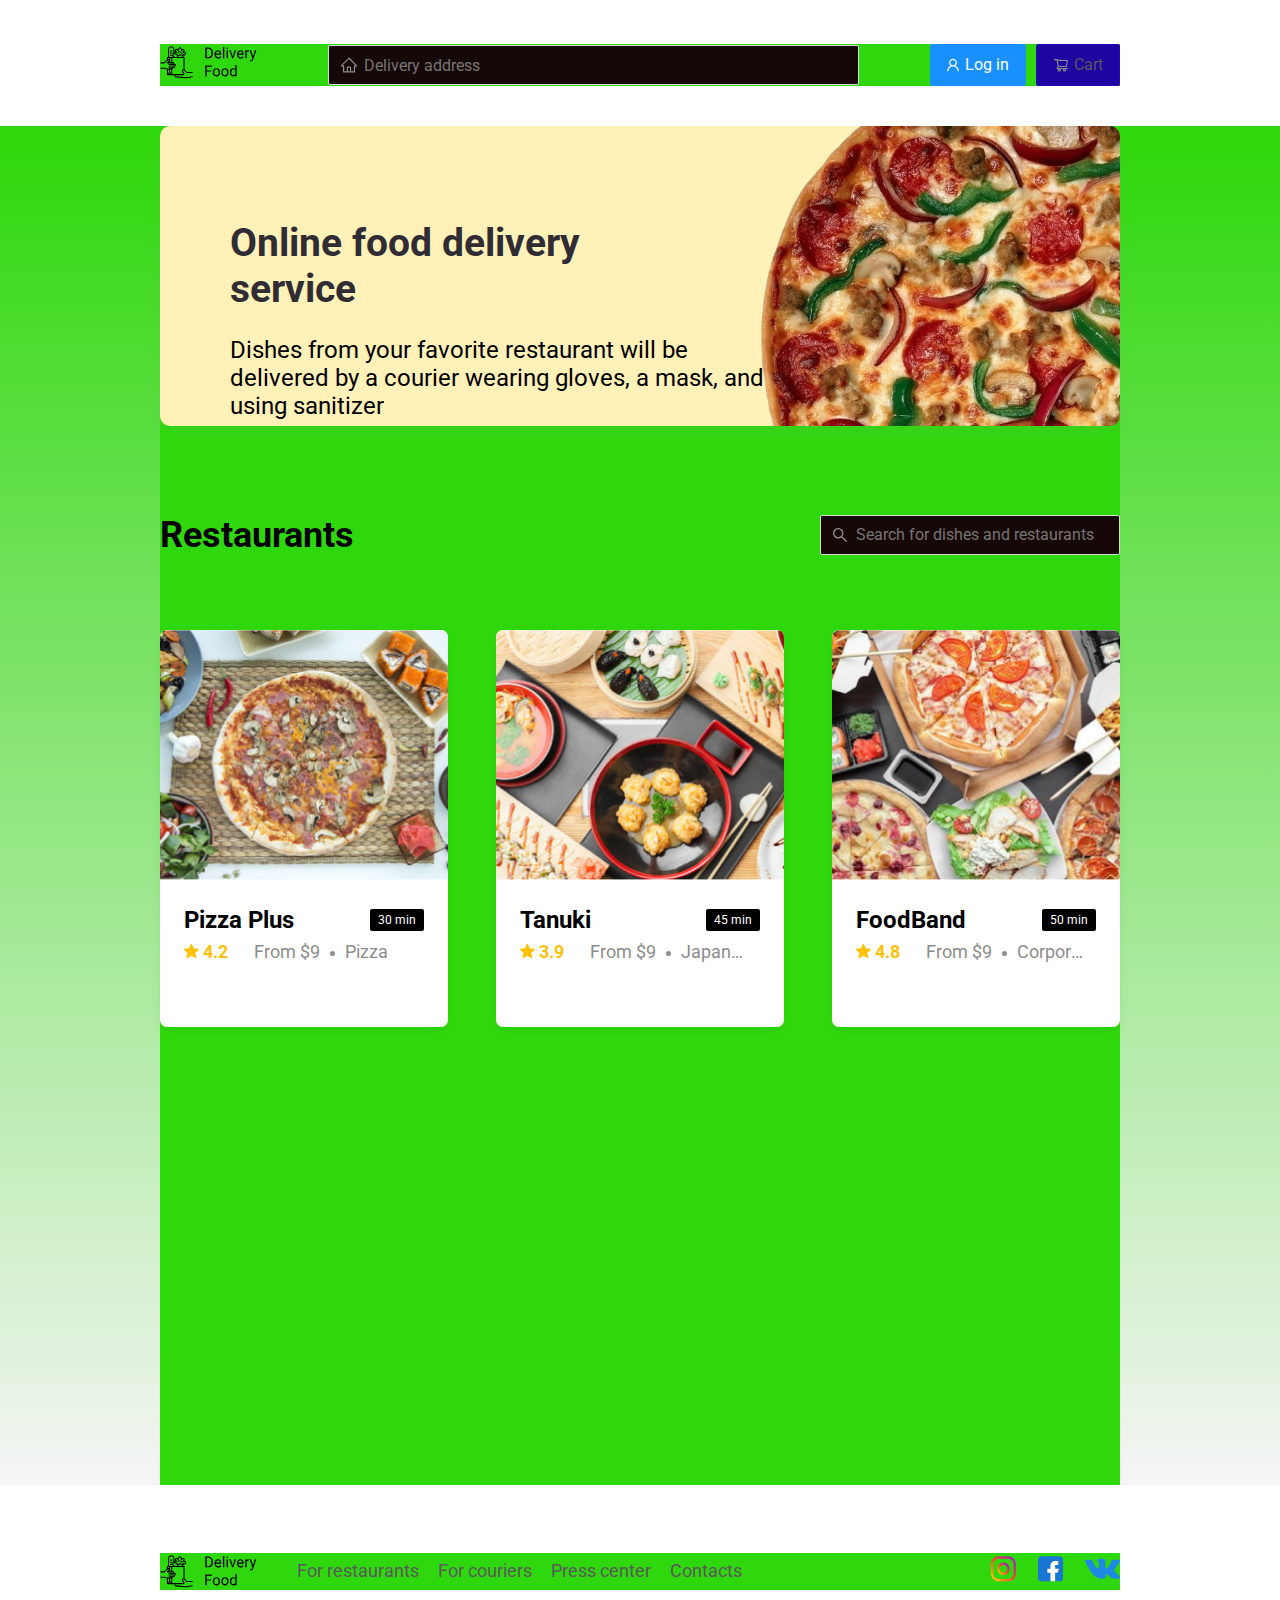
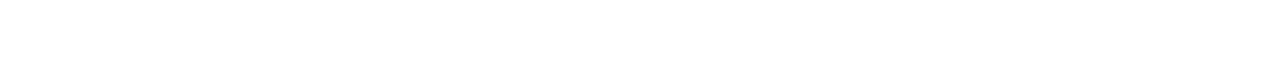
<file: index.html>
<!DOCTYPE html>
<html lang="en">

<head>
    <meta charset="UTF-8">
    <meta name="viewport" content="width=device-width, initial-scale=1.0">
    <title>Delivery Food - food delivery to your home</title>
    <link rel="stylesheet" href="normalize.css">
    <link rel="stylesheet" href="animate.css">
    <link rel="stylesheet" href="style.css">
    <link href="https://fonts.googleapis.com/css?family=Roboto:400,700&display=swap" rel="stylesheet">
</head>

<body>
    <div class="container">

        <!-- Header -->
        <header class="header">
            <!-- Logo -->
            <a href="index.html" class="logo wow fadeInRight" data-wow-delay="0.6s">
                <img src="img/logo.svg" alt="Logo">
            </a>

            <input type="text" class="input input-adress" placeholder="Delivery address">

            <!-- Buttons -->
            <div class="buttons">
                <button class="button button-primary">
                    <img src="img/user.svg" alt="user" class="button-icon">
                    <span class="button-text">Log in</span>
                </button>

                <button class="button" id="cart-button" onclick="toggleModal">
                    <img src="img/shopping-cart.svg" alt="shopping" class="button-icon">
                    <span class="button-text">Cart</span>
                </button>
            </div>
        </header>
    </div>
    <!-- /.container -->

    <main class="main">
        <div class="container">

            <section class="promo">
                <h1 class="promo-title">
                    Online food delivery<br>service
                </h1>
                <p class="promo-text">
                    Dishes from your favorite restaurant will be delivered by a courier wearing gloves, a mask, and using sanitizer
                </p>
            </section>

            <section class="restaurants">
                <div class="section-heading">
                    <h2 class="section-title">Restaurants</h2>
                    <input type="text" class="input input-search" placeholder="Search for dishes and restaurants">
                </div>

                <div class="cards">

                    <div class="card wow fadeInUp" data-wow-delay="0.2s">
                        <a href="PizzaBurger.html">
                            <img src="img/image1.jpg" alt="" class="card-image">
                        </a>
                        <div class="card-text">
                            <div class="card-heading">
                                <h3 class="card-title">Pizza Plus</h3>
                                <span class="card-tag tag">30 min</span>
                            </div>
                            <div class="card-info">
                                <div class="rating"><img src="img/star.png" alt=""> 4.2</div>
                                <div class="price">From $9</div>
                                <div class="category">Pizza</div>
                            </div>
                        </div>
                    </div>

                    <div class="card wow fadeInUp" data-wow-delay="0.4s">
                        <a href="PizzaBurger.html">
                            <img src="img/image2.jpg" alt="" class="card-image">
                        </a>
                        <div class="card-text">
                            <div class="card-heading">
                                <h3 class="card-title">Tanuki</h3>
                                <span class="card-tag tag">45 min</span>
                            </div>
                            <div class="card-info">
                                <div class="rating"><img src="img/star.png" alt=""> 3.9</div>
                                <div class="price">From $9</div>
                                <div class="category">Japanese cuisine</div>
                            </div>
                        </div>
                    </div>

                    <div class="card wow fadeInUp" data-wow-delay="0.6s">
                        <a href="PizzaBurger.html">
                            <img src="img/image3.jpg" alt="" class="card-image">
                        </a>
                        <div class="card-text">
                            <div class="card-heading">
                                <h3 class="card-title">FoodBand</h3>
                                <span class="card-tag tag">50 min</span>
                            </div>
                            <div class="card-info">
                                <div class="rating"><img src="img/star.png" alt=""> 4.8</div>
                                <div class="price">From $9</div>
                                <div class="category">Corporate meals</div>
                            </div>
                        </div>
                    </div>

                    <div class="card wow fadeInUp" data-wow-delay="0.2s">
                        <a href="PizzaBurger.html">
                            <img src="img/image4.jpg" alt="" class="card-image">
                        </a>
                        <div class="card-text">
                            <div class="card-heading">
                                <h3 class="card-title">Greedy Sushi</h3>
                                <span class="card-tag tag">36 min</span>
                            </div>
                            <div class="card-info">
                                <div class="rating"><img src="img/star.png" alt=""> 4.3</div>
                                <div class="price">From $9</div>
                                <div class="category">Sushi</div>
                            </div>
                        </div>
                    </div>

                    <div class="card wow fadeInUp" data-wow-delay="0.4s">
                        <a href="PizzaBurger.html">
                            <img src="img/image5.jpg" alt="" class="card-image">
                        </a>
                        <div class="card-text">
                            <div class="card-heading">
                                <h3 class="card-title">Food Point</h3>
                                <span class="card-tag tag">40 min</span>
                            </div>
                            <div class="card-info">
                                <div class="rating"><img src="img/star.png" alt=""> 4.6</div>
                                <div class="price">From $9</div>
                                <div class="category">Various</div>
                            </div>
                        </div>
                    </div>

                    <div class="card wow fadeInUp" data-wow-delay="0.6s">
                        <a href="PizzaBurger.html">
                            <img src="img/image6.jpg" alt="" class="card-image">
                        </a>
                        <div class="card-text">
                            <div class="card-heading">
                                <h3 class="card-title">PizzaBurger</h3>
                                <span class="card-tag tag">30 min</span>
                            </div>
                            <div class="card-info">
                                <div class="rating"><img src="img/star.png" alt=""> 4.5</div>
                                <div class="price">From $9</div>
                                <div class="category">Various</div>
                            </div>
                        </div>
                    </div>

                </div>
                <!-- /Cards -->
            </section>
        </div>
    </main>

    <footer class="footer">
        <div class="container">
            <div class="footer-block">
                <img src="img/logo.svg" alt="logo" class="footer-logo">

                <nav class="footer-nav">
                    <a href="#" class="footer-link">For restaurants</a>
                    <a href="#" class="footer-link">For couriers</a>
                    <a href="#" class="footer-link">Press center</a>
                    <a href="#" class="footer-link">Contacts</a>
                </nav>

                <div class="social-links">
                    <a href="#" class="social-link"><img src="img/instagram.svg" alt="instagram" class="footer-icon"></a>
                    <a href="#" class="social-link"><img src="img/fb.svg" alt="facebook" class="footer-icon"></a>
                    <a href="#" class="social-link"><img src="img/vk.svg" alt="vkontakte" class="footer-icon"></a>
                </div>
            </div>
        </div>
    </footer>

    <!-- Modal -->
    <div class="modal">
        <div class="modal-dialog">
            <div class="modal-header">
                <h3 class="modal-title">Cart</h3>
                <button class="close">&times;</button>
            </div>

            <div class="modal-body">
                <div class="food-row">
                    <span class="food-name">Eel roll (standard)</span>
                    <strong class="food-price">$2.50</strong>
                    <div class="food-counter">
                        <button class="counter-button">-</button>
                        <span class="counter">1</span>
                        <button class="counter-button">+</button>
                    </div>
                </div>
            </div>

            <div class="modal-footer">
                <span class="modal-footer-price">$15.00</span>
                <div class="modal-buttons-footer">
                    <button class="button button-primary">Place order</button>
                    <button class="button">Cancel</button>
                </div>
            </div>
        </div>
    </div>

    <script src="wow.min.js"></script>
    <script src="main.js"></script>
</body>

</html>
</file>
<file: style.css>
*{
    box-sizing: border-box;
}
body{
    padding-top: 44px;
    font-family: 'Roboto', sans-serif;
}
.container{
    max-width: 1200px;
    margin: auto;
}
.header{
    display: flex;
    align-items: center;
    justify-content: space-between;
    margin-bottom: 40px;
    color: white;
}
.input{ 
    background: #170808;
    border: 1px solid #D9D9D9;
    border-radius: 2px;
    height: 40px;
    font-size: 16px;
    line-height: 24px;
    background-repeat: no-repeat;
    background-position: left 11px center ;
    padding-left: 35px;
}
.input-adress{
    flex: 0.8;
    background-image: url(../img/home.svg);
    margin-left: 5px;
}
.input-search{
    width: 300px;
    background-image: url(../img/search.svg);
    margin-left: auto;
}
.buttons{
    display: flex;
}
.button{
    display: flex;
    align-items:center;
    padding: 8px 16px;   
    background:#1e04a1;
    border: 1px solid #2507be;
    box-sizing: border-box;
    box-shadow: 0px 0px 2px rgba(0, 0, 0, 0.0015);
    border-radius: 2px;
    color: #595959;
    font-size: 16px;
    line-height: 24px;
}
.button-primary{
    background: #1890FF;
    border: 1px solid #1890FF;
    color: #fff;
    margin-right: 10px;
    margin-left: 10px;
}   
.button-icon{
    margin-right: 6px;
}
.promo{
    box-shadow: 0px 7px 12px rgba(158, 158, 163, 0.1);
    background: #FFF1B8 url(../img/promo-image.png) no-repeat top -100px right -250px / 750px;
    border-radius: 10px;
    padding:68px 70px;
    height: 300px;
    margin-bottom: 58px;
}
.promo-title{
    margin-bottom: 15px;
    font-style: normal;
    font-weight: bold;
    font-size: 39px;
    line-height: 46px;
    color: #302C34;
}
.promo-text{
    max-width: 535px;
    font-style: normal;
    font-weight: normal;
    font-size: 24px;
    line-height: 28px;
}
.section-heading{
    display: flex;
    align-items:center;
    margin-bottom: 44px;
}
.section-title{
    font-style: normal;
    font-weight: bold;
    font-size: 36px;
    line-height: 42px;
    color: #000000;
    margin-right: 30px;
}
.cards {
    display:flex;
    align-items: flex-start;
    flex-wrap: wrap;
    justify-content: space-between;
}

.card{
    background: #FFFFFF;
    box-shadow: 0px 4px 12px rgba(0, 0, 0, 0.05);
    border-radius: 7px;
    overflow: hidden;
    margin-bottom: 30px;
    flex-basis: 30%;
}
.card-image{
    width: 100%;
    height: 250px;
    object-fit: cover;
}
.card-text{
    padding-left: 24px;
    padding-right: 24px;
    padding-bottom: 35px;
    padding-top: 20px;
}
.card-title{
    margin: 0;    font-style: normal;
    font-weight: bold;
    font-size: 24px;
    line-height: 32px;
    color: #000000;
}
.card-title-reg{
    font-weight: 400;
}
.card-buttons{
    display: flex;
    align-items: center;
}
.ingredients{
    font-style: normal;
    font-weight: normal;
    font-size: 18px;
    line-height: 21px;
    color: #8C8C8C;
}
.card-button-image{
    margin-left: 15px;
}
.card-button{
    margin-left: 0;
    margin-right: 0;
}
.card-price-bold{
    font-style: normal;
    font-weight: bold;
    font-size: 20px;
    line-height: 32px;
    margin-left: 32px;
}
.card-heading{
    display: flex;
    align-items: center;
    justify-content: space-between;
}
.card-tag{
    color: #fff;
    font-style: normal;
    font-weight: normal;
    font-size: 12px;
    line-height: 20px;
    background-color: #000000;
    border-radius:2px;
    padding: 1px 8px;
}
.card-info{
    display: flex;
    align-items: center;
    margin-bottom: 24px;
}
.card-info-restaurent{
    display: flex;
    align-items: center;
    flex-wrap: wrap;
    text-align: justify;
    flex-basis:50%;
}
.price , .category{
    font-style: normal;
    font-weight: normal;
    font-size: 18px;
    line-height: 32px;
    color: #8C8C8C;
}
.category{
    text-overflow: ellipsis;
    overflow: hidden;
    white-space: nowrap;
    max-width: 180px;
}
.price-res{
    margin-right: 10px;
}
.price-res,.category-res{
    font-style: normal;
    font-weight: normal;
    font-size: 18px;
    line-height: 32px;
    color: #8C8C8C;
}
.rating{
    font-style: normal;
    font-weight: bold;
    font-size: 18px;
    line-height: 32px;
    color: #FFC107;
    margin-right: 26px;
}
.price{
    margin-right: 10px;
}
.price:after{
    content: '';
    width: 5px;
    height: 5px;
    background-color: #8C8C8C;
    display: inline-block;
    vertical-align: middle;
    border-radius:50%;
    margin-left: 10px;
}
.price-res:after{
    content: '';
    width: 5px;
    height: 5px;
    background-color: #8C8C8C;
    display: inline-block;
    vertical-align: middle;
    border-radius:50%;
    margin-left: 10px;
}

.main{
    background: linear-gradient(180deg, rgba(245, 245, 245, 0) 1.04%, #F5F5F5 100%);
}
.footer{
    padding: 68px 0;
}
.footer-block{
    align-items: center;
    display: flex;
    justify-content: space-between
}
.footer-link{
    display: inline-block;
    color: #595959;
    text-decoration: none;
    font-style: normal;
    font-weight: normal;
    font-size: 18px;
    line-height: 21px;
}
.footer-link:not(:last-child){
    margin-right: 15px;
}
.footer-nav{
    margin-right: auto;
    margin-left: 36px;
}

.social-links{
    display: flex;
    align-items: center;
}
.social-link:nth-child(n+2){
    margin-left: 21px;
}

.modal{
    position: fixed;
    left: 0;
    top: 0;
    width: 100%;
    height: 100%;
    background: rgba(0, 0, 0, 0.4);
    display: none;
}
.is-open{
    display: flex;
}
.modal-dialog{
    max-width: 780px;
    width: 95%;
    background: #FFFFFF;
    border-radius: 5px;
    margin: auto;
    padding: 40px 45px;
}
.modal-header{ 
    display: flex;
    align-items: center;
    justify-content: space-between;
    margin-bottom: 45px;
}
.modal-title{
    margin: 0;
    font-style: normal;
    font-weight: bold;
    font-size: 36px;
    line-height: 42px;
}
.close{
    font-size: 36px;
    border: none;
    background-color: transparent;

}
.modal-body{
    margin-bottom: 52px;
}
.food-row{
    margin-bottom: 15px;
    display: flex;
    align-items: center;
    justify-content: space-between;
    border-bottom: 1px solid  #D9D9D9;
    padding-bottom: 8px;
}
.food-name{
    font-weight: normal;
    font-size: 18px;
    line-height: 32px;
}
.food-price{
    margin-left: auto;
    margin-right: 47px;
    font-weight: bold;
    font-size: 20px;
    line-height: 32px;
    color: #000000;
}
.food-counter{
    display: flex;
    align-items: center;
}
.counter-button{
    display: flex;
    align-items: center;
    justify-content: center;
    width: 39px;
    height: 34px;
    background: #FFFFFF;
    border: 1px solid #40A9FF;
    box-sizing: border-box;
    border-radius: 2px;
    color: #40A9FF;
}
.counter{
    padding: 0 13px;
}
.modal-footer{
    display: flex;
    align-items: center;
    justify-content: space-between;
}
.modal-buttons-footer{
    display: flex;
    align-items: center;
}
.modal-footer-price{
    font-weight: bold;
    font-size: 20px;
    line-height: 23px;
    color: #FAFAFA;
    background: #262626;
    border-radius: 5px;
    padding: 15px 20px;
}
@media (max-width:1366px){
    .container{
        max-width:960px
    }
    .promo{
        background-size: 650px;
    }

    .price, .category{
        font-size: 18px;
    }
    .category{
        max-width: 70px;
    }


}

@media (max-width:992px){
    .container{
        max-width:750px;
    }
    .promo{
        padding: 50px;
        background-size: 550px;
    }
    .promo-title{
        font-size: 30px;
        line-height: 40px;
    }
    .promo-text{
        font-size: 18px;
        max-width: 400px;
    }
    .card{
        flex-basis: 49%;
    }
    .category{
        max-width: 180px;
    }
    .footer-link{
        font-size: 16px;
    }
}


@media (max-width: 768px) {
    .container{
        max-width: 570px;
    }
    .price,.category{
        font-size: 15px;
        max-width: 100px;
    }
    .price{
        margin-left: 40px;
    }
    .rating{
        font-size: 15px;
        flex-basis: 100%;
        margin: 10px 0;
    }
    .rating-res{
        flex-basis: 25%;
    }
    .card-info{
        flex-wrap: wrap;
        text-align: center;
    }
    .card-info-restaurent{
        flex-wrap: nowrap;
    }
    .card-title{
        font-size: 18px;
    }
    .promo-title{
        font-size: 24px;
        line-height: 30px;
    }
    .promo{
        background-position:center left  370px;
        height: 250px;
    }
    .promo-text{
        font-size: 16px;
        max-width: 340px;
    }

}
@media (max-width:578px){
    .container{
        max-width: 90%;
    }
    .header{
        flex-wrap: wrap;
    }
    .input-adress{
        margin-top: 15px;
        order: 5;
        flex: 1;
    }
    .promo{
        background-image: none;

    }
    .promo-title{
        margin-bottom: 10px;
    }
    .section-title{
        font-size: 20px;
    }
    .card{
        flex-basis: 100%;
    }
    .card-image{
        width: 100%;
    }
    .card-info{
        flex-wrap: wrap;
        text-align: justify;
    }
    .price,.category,.price-res,.category-res{
        font-size: 15px;
        max-width: 100px;
    }
    .price{
        margin-left: 0;
    }
    .rating{
        flex-basis:35%;
        font-size: 15px;
        margin: 0;
    }
    .footer-nav{
       order: 0;
       margin-left: 0;
       margin-right: 0;
    }
    .footer-logo{
        order: 1;
        margin-right: 0px;    
    }
    .social-links{
        order: 2;
    }
}
@media (max-width:480px){
    .rating{
        flex-basis: 20%;
        margin-right: 5px;
    }
    .price,.category,.rating{
        font-size: 15px;
        margin-bottom: 0;
        margin-top: 10px;
    }
    .price,.category{
        max-width: 90px;
    }
    .footer{
        padding: 40px 0;
    }
    .footer-block{
        flex-wrap: wrap;
    }
    .footer-nav{
        text-align: center;
        margin-bottom: 40px;
    }
    .footer-link{
        margin-right: 15px;
    }
    .promo{
        padding: 20px;
        text-align: center;
    }
    .promo-text{
        font-size: 15px;
    }
    .button-text{
        display: none;
    }
    .section-heading{
        flex-wrap: wrap;
    }

}
 .container,
 .main {
     background-color:rgb(47, 216, 13);
 }
</file>
